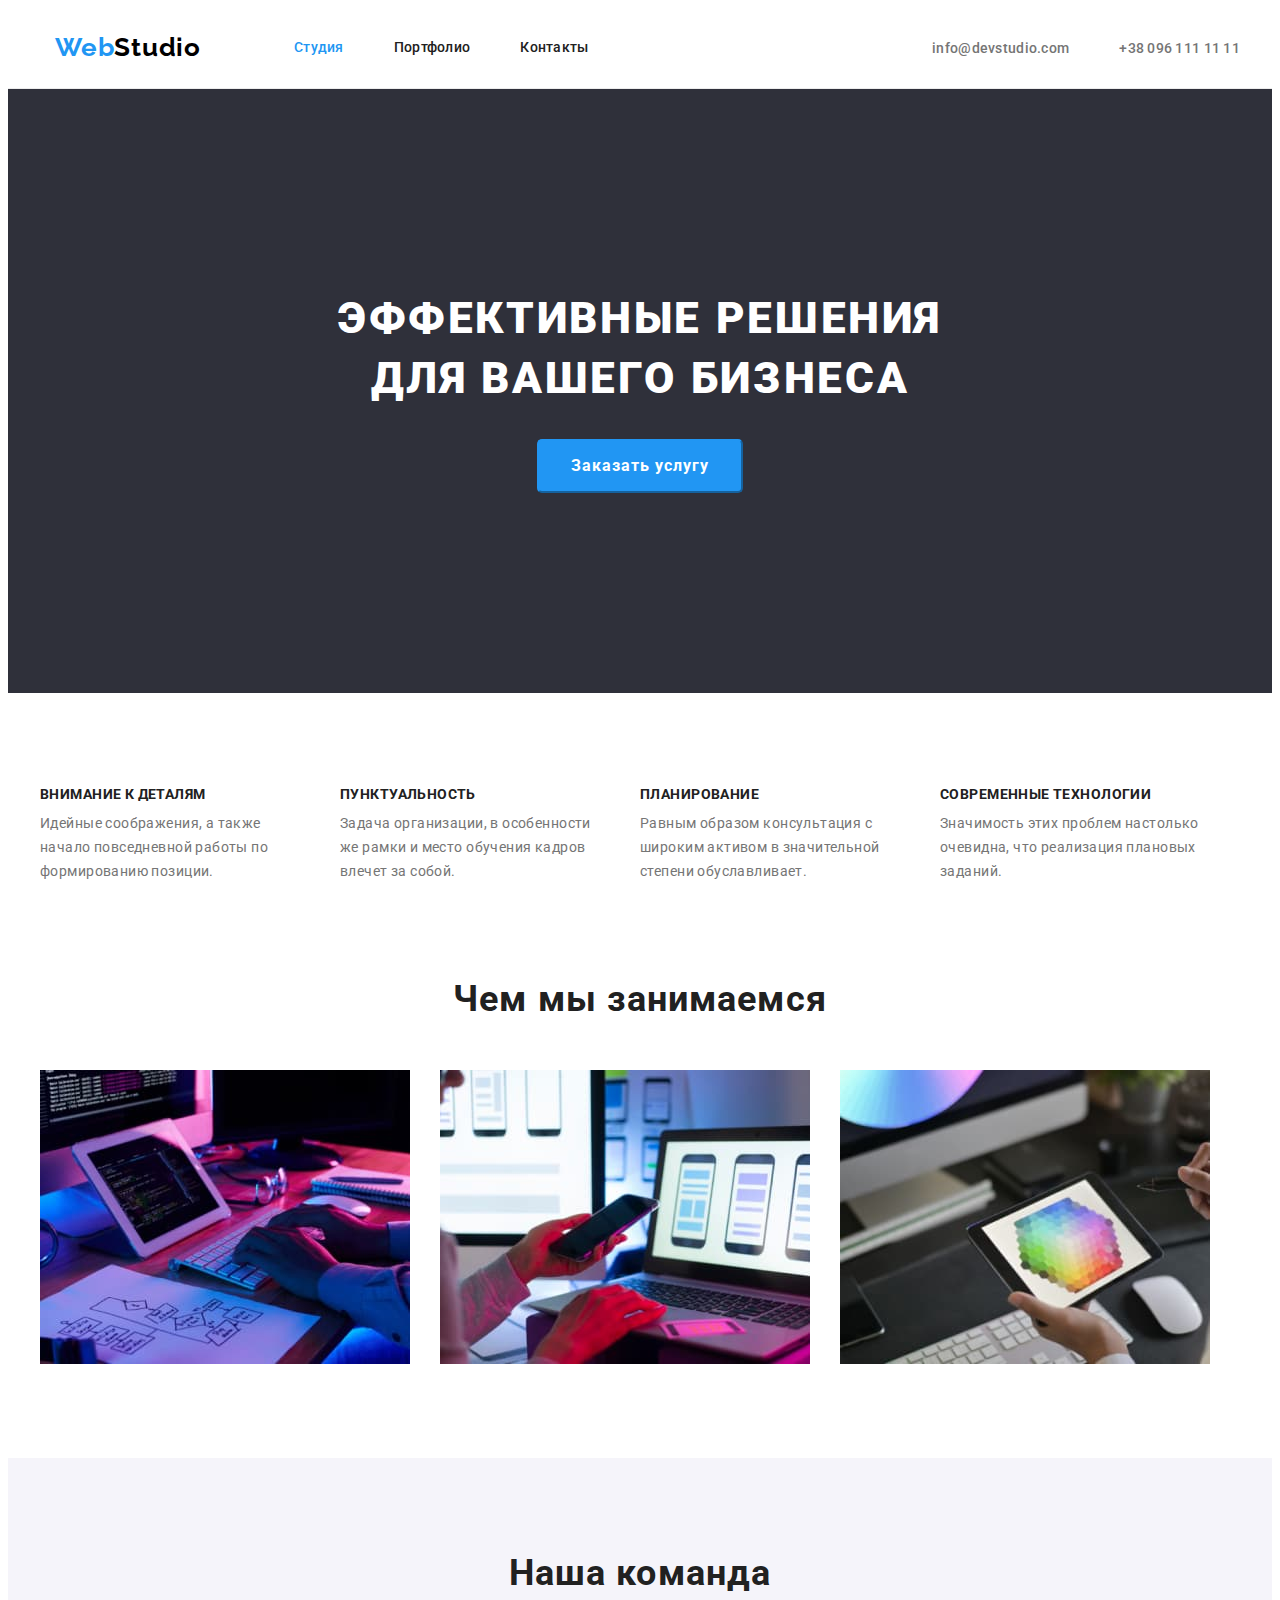
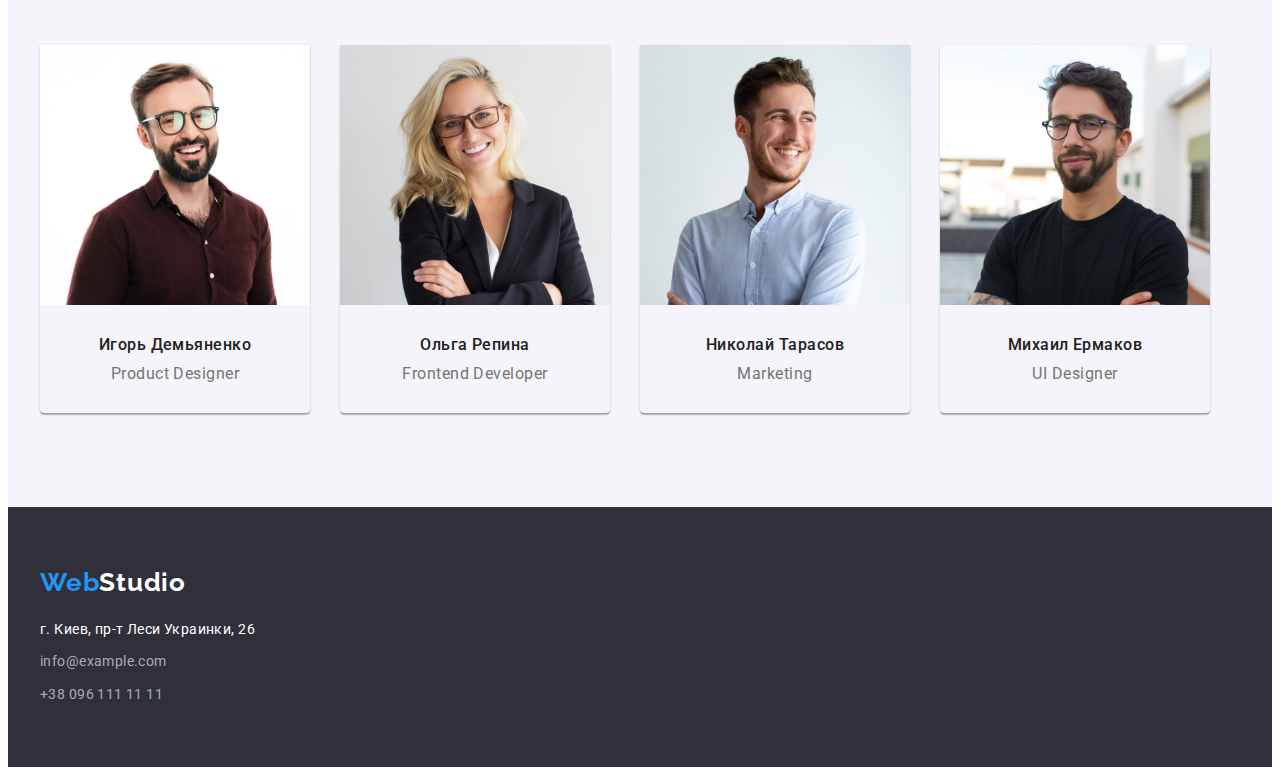
<file: index.html>
<!DOCTYPE html>
<html lang="ru">

<head>
    <meta charset="UTF-8">
    <meta http-equiv="X-UA-Compatible" content="IE=edge">
    <meta name="viewport" content="width=device-width, initial-scale=1.0">
    <title>Document</title>
    <link rel="preconnect" href="https://fonts.googleapis.com">
    <link rel="preconnect" href="https://fonts.gstatic.com" crossorigin>
    <link
        href="https://fonts.googleapis.com/css2?family=Raleway:wght@700&family=Roboto:wght@400;500;700;900&display=swap"
        rel="stylesheet">
    <link rel="stylesheet" href="https://cdnjs.cloudflare.com/ajax/libs/modern-normalize/1.1.0/modern-normalize.min.css"
        integrity="sha512-wpPYUAdjBVSE4KJnH1VR1HeZfpl1ub8YT/NKx4PuQ5NmX2tKuGu6U/JRp5y+Y8XG2tV+wKQpNHVUX03MfMFn9Q=="
        crossorigin="anonymous" referrerpolicy="no-referrer" />
    <link rel="stylesheet" href="./css/styles.css">

</head>

<body>

    <!-- Хедер -->

    <header class="header">
        <div class="container header-container">
            <nav class="header-navigation">
                <a href="./index.html" class="logo link">
                    Web<span class="logo-studio">Studio</span>
                </a>
                <ul class="header-list list link">
                    <li class="header-item"><a class="link nav-link current" href="">Студия</a></li>
                    <li class="header-item"><a class="link nav-link" href="./portfolio.html">Портфолио</a></li>
                    <li class="header-item"><a class="link nav-link" href="">Контакты</a></li>
                </ul>
            </nav>
            <ul class="list header-contacts">
                <li><a class="header-mail link" href="mailto:info@devstudio.com">info@devstudio.com</a></li>
                <li><a class="header-tel link" href="tel:+380961111111">+38 096 111 11 11</a></li>
            </ul>
        </div>


    </header>

    <!-- Герой -->


    <section class="hero-section">
        <div class="container hero-container">
            <h1 class="hero-title">Эффективные решения для вашего бизнеса</h1>
            <button class="hero-button" type="button">Заказать услугу</button>
        </div>
    </section>


    <!-- Наши преимущества -->

    <section class="benefits">
        <h2 class="benefits-title">Наши преимущества</h2>
        <div class="container benefiys-container">
            <ul class="list benefits-list">
                <li class="benefits-item">
                    <h3 class="benefits-item-title">Внимание к деталям</h3>
                    <p class="benefits-text">Идейные соображения, а также начало повседневной работы по формированию
                        позиции.</p>
                </li>
                <li class="benefits-item">
                    <h3 class="benefits-item-title">Пунктуальность</h3>
                    <p class="benefits-text">Задача организации, в особенности же рамки и место обучения кадров влечет
                        за
                        собой.</p>
                </li>
                <li class="benefits-item">
                    <h3 class="benefits-item-title">Планирование</h3>
                    <p class="benefits-text">Равным образом консультация с широким активом в значительной степени
                        обуславливает.</p>
                </li>
                <li class="benefits-item">
                    <h3 class="benefits-item-title">Современные технологии</h3>
                    <p class="benefits-text">Значимость этих проблем настолько очевидна, что реализация плановых
                        заданий.
                    </p>
                </li>
            </ul>
        </div>
    </section>

    <!-- Чем мы занимаемся -->

    <section class="activity">
        <div class="container activity-container">
            <h2 class="activity-title">Чем мы занимаемся</h2>
            <ul class="activity-list list">
                <li class="activity-item">
                    <img src="./images/img.jpg" width="370" alt="процесс написания кода">
                </li>
                <li class="activity-item">
                    <img src="./images/img1.jpg" width="370" alt="человек с телефоном и ноутбуком">
                </li>
                <li class="activity-item">
                    <img src="./images/img2.jpg" width="370" alt="выбор цвета на планшете">
                </li>
            </ul>
        </div>

    </section>

    <!-- Наша команда -->

    <section class="team">
        <div class="container team-container">
            <h2 class="team-title">Наша команда</h2>
            <ul class="team-list list">
                <li class="team-item">
                    <img src="./images/igor.jpg" width="270" alt="фото Игоря">
                    <h3 class="team-item-title">Игорь Демьяненко</h3>
                    <p class="team-item-text" lang="en">Product Designer</p>
                </li>
                <li class="team-item">
                    <img src="./images/olga.jpg" width="270" alt="фото Ольги">
                    <h3 class="team-item-title">Ольга Репина</h3>
                    <p class="team-item-text" lang="en">Frontend Developer</p>
                </li>
                <li class="team-item">
                    <img src="./images/nikolay.jpg" width="270" alt="фото Николая">
                    <h3 class="team-item-title">Николай Тарасов</h3>
                    <p class="team-item-text" lang="en">Marketing</p>
                </li>
                <li class="team-item">
                    <img src="./images/mikhail.jpg" width="270" alt="фото Михаила">
                    <h3 class="team-item-title">Михаил Ермаков</h3>
                    <p class="team-item-text" lang="en">UI Designer</p>
                </li>
            </ul>
        </div>
    </section>

    <!-- Футер -->

    <footer class="footer">
        <div class="container footer-container">
            <a href="./index.html" class="logo-link link">
                Web<span class="logo-studio-footer">Studio</span>
            </a>
            <address class="address">
                <ul class="address-list list">
                    <li class="address-item"><a class="address-link link" target="blank" rel=”noopener,noreferrer”
                            href="https://goo.gl/maps/S7HcoX5ZY1RL1NXY7">г. Киев,
                            пр-т Леси Украинки, 26</a>
                    </li>
                    <li class="footer-item"><a class="footer-contacts link"
                            href="mailto:info@example.com">info@example.com</a>
                    </li>
                    <li class="footer-item"><a class="footer-contacts link" href="tel:+380961111111">+38 096 111 11
                            11</a>
                    </li>
                </ul>
            </address>
        </div>
    </footer>


</body>

</html>
</file>
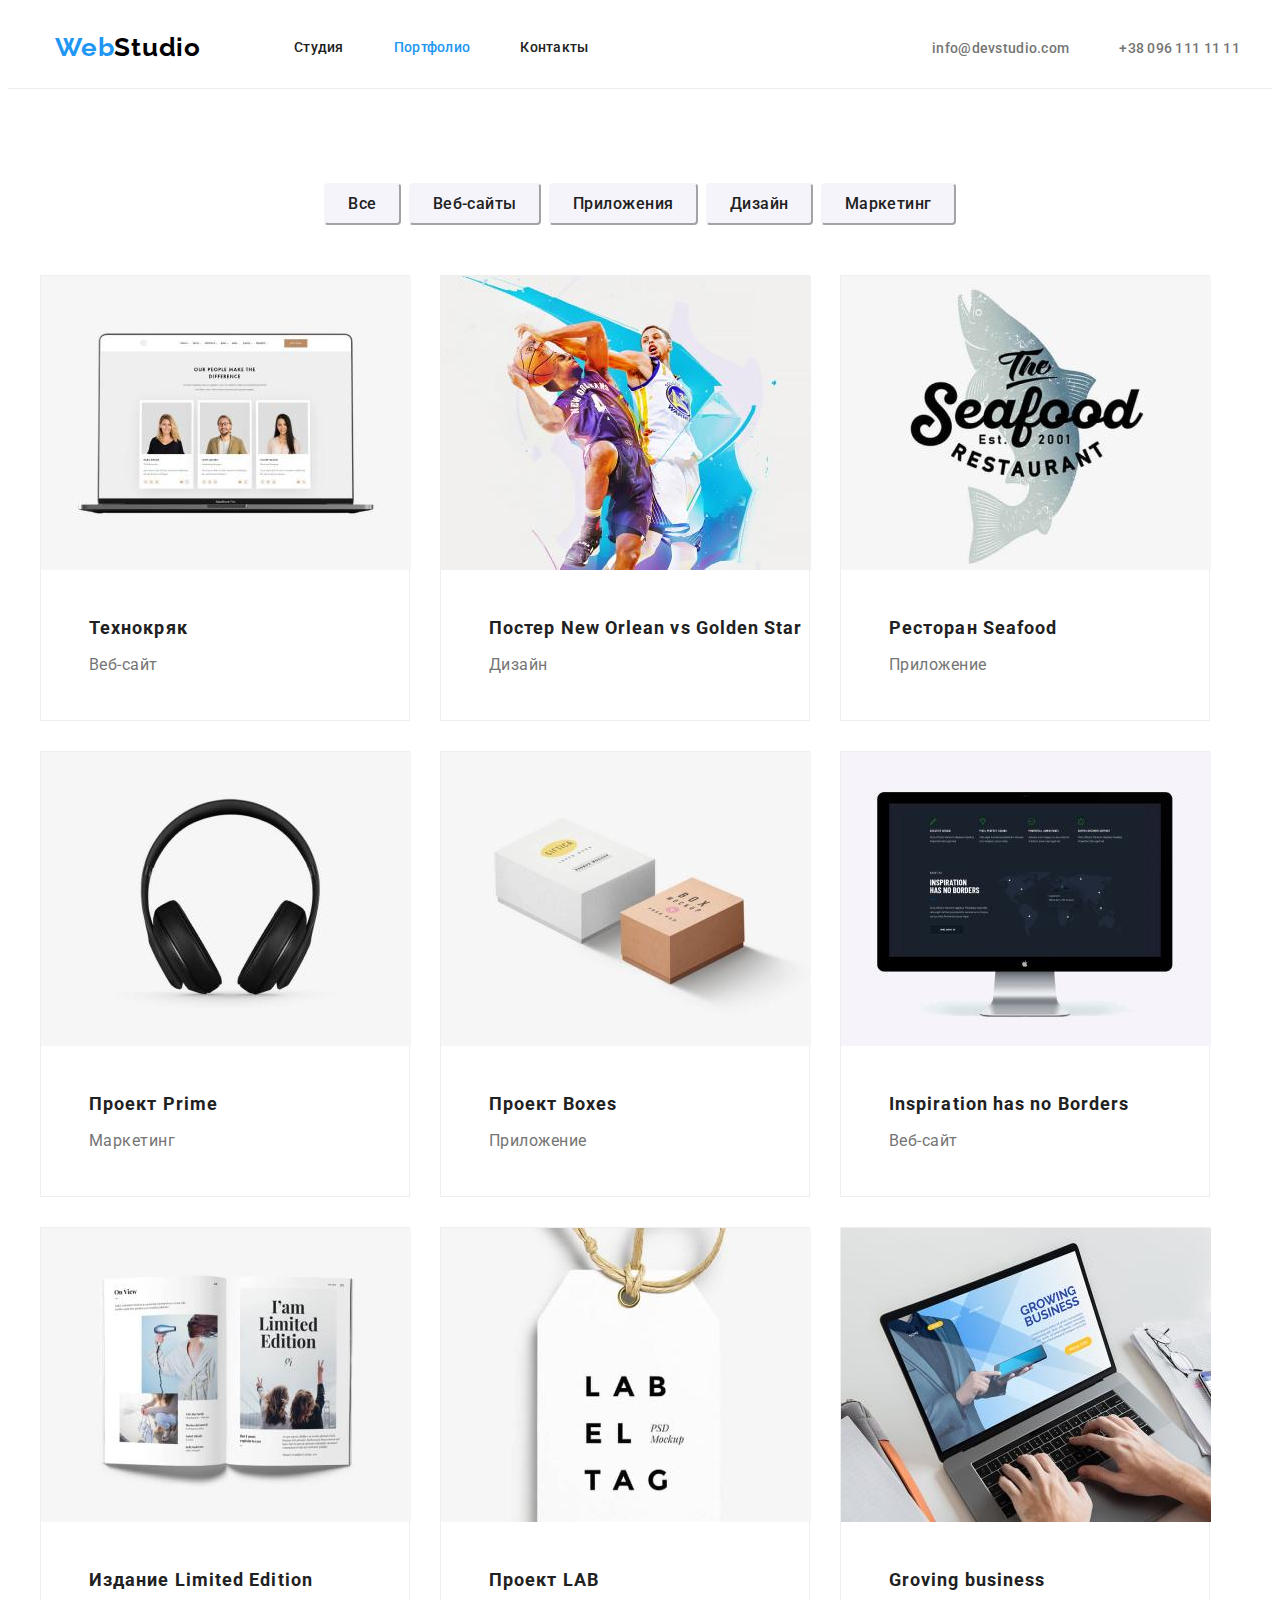
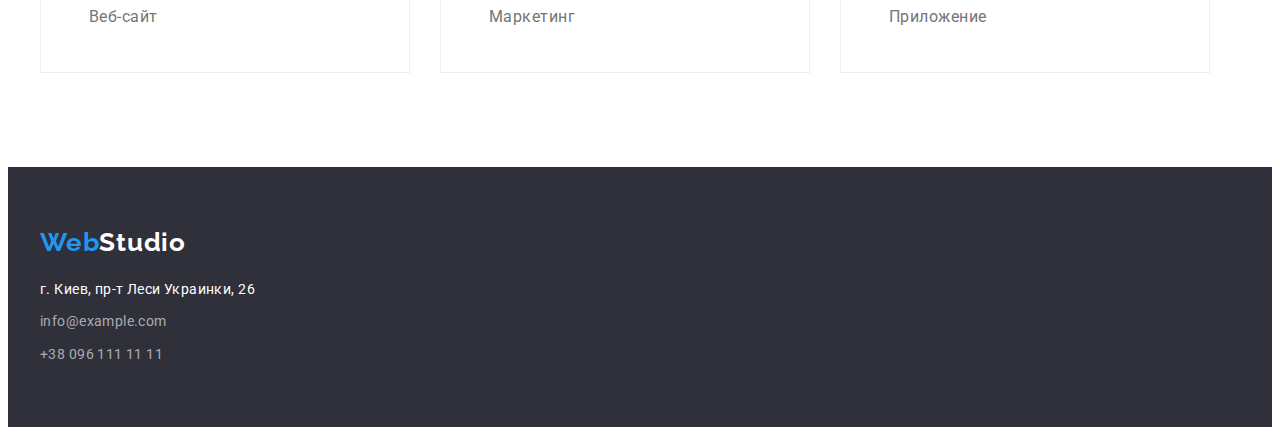
<file: portfolio.html>
<!DOCTYPE html>
<html lang="ru">

<head>
    <meta charset="UTF-8">
    <meta http-equiv="X-UA-Compatible" content="IE=edge">
    <meta name="viewport" content="width=device-width, initial-scale=1.0">
    <title>Document</title>
    <link rel="preconnect" href="https://fonts.googleapis.com">
    <link rel="preconnect" href="https://fonts.gstatic.com" crossorigin>
    <link
        href="https://fonts.googleapis.com/css2?family=Raleway:wght@700&family=Roboto:wght@400;500;700;900&display=swap"
        rel="stylesheet">
    <link rel="stylesheet" href="https://cdnjs.cloudflare.com/ajax/libs/modern-normalize/1.1.0/modern-normalize.min.css"
        integrity="sha512-wpPYUAdjBVSE4KJnH1VR1HeZfpl1ub8YT/NKx4PuQ5NmX2tKuGu6U/JRp5y+Y8XG2tV+wKQpNHVUX03MfMFn9Q=="
        crossorigin="anonymous" referrerpolicy="no-referrer" />
    <link rel="stylesheet" href="./css/styles.css">

</head>

<body>
    <header class="header">
        <div class="container header-container">
            <nav class="header-navigation">
                <a href="./index.html" class="logo link">
                    Web<span class="logo-studio">Studio</span>
                </a>
                <ul class="header-list list link">
                    <li class="header-item"><a class="link nav-link " href="">Студия</a></li>
                    <li class="header-item"><a class="link nav-link current" href="./portfolio.html">Портфолио</a></li>
                    <li class="header-item"><a class="link nav-link" href="">Контакты</a></li>
                </ul>
            </nav>
            <ul class="list header-contacts">
                <li><a class="header-mail link" href="mailto:info@devstudio.com">info@devstudio.com</a></li>
                <li><a class="header-tel link" href="tel:+380961111111">+38 096 111 11 11</a></li>
            </ul>
        </div>


    </header>

    <!-- Наши продукты -->

    <section class="filter-section">
        <div class="container">
            <ul class="filter-list list">
                <li class="filter-item"><button class="filter-button" type="button">Все</button></li>
                <li class="filter-item"><button class="filter-button" type="button">Веб-сайты</button></li>
                <li class="filter-item"><button class="filter-button" type="button">Приложения</button></li>
                <li class="filter-item"><button class="filter-button" type="button">Дизайн</button></li>
                <li class="filter-item"><button class="filter-button" type="button">Маркетинг</button></li>

            </ul>
            <h1 class="main-products-title">Наши продукты</h1>
            <ul class="port-products-list list">
                <li class="port-products-item">
                    <img src="./images/technokryack.jpg " width="370" height="294"
                        alt="Изображение открытого рабочего ноутбука">
                    <div class="products-container">
                        <h2 class=port-products-title>Технокряк</h2>
                        <p class=port-products-text>Веб-сайт</p>
                    </div>
                </li>
                <li class="port-products-item">
                    <img src="./images/new-orlean-vs-golden-star.jpg" width="370" height="294"
                        alt="два баскетболиста в борьбе">
                    <div class="products-container">
                        <h2 class=port-products-title>Постер New Orlean vs Golden Star</h2>
                        <p class=port-products-text>Дизайн</p>
                    </div>
                </li>
                <li class="port-products-item">
                    <img src="./images/seafood.jpg" width="370" height="294" alt="надпись на фоне лосося">
                    <div class="products-container">
                        <h2 class=port-products-title>Ресторан Seafood</h2>
                        <p class=port-products-text>Приложение</p>
                    </div>
                </li>
                <li class="port-products-item">
                    <img src="./images/prime.jpg" width="370" height="294" alt="фото больших наушников">
                    <div class="products-container">
                        <h2 class=port-products-title>Проект Prime</h2>
                        <p class=port-products-text>Маркетинг</p>
                    </div>
                </li>
                <li class="port-products-item">
                    <img src="./images/booxes.jpg" width="370" height="294" alt="две коробки с надписями">
                    <div class="products-container">
                        <h2 class=port-products-title>Проект Boxes</h2>
                        <p class=port-products-text>Приложение</p>
                    </div>
                </li>
                <li class="port-products-item">
                    <img src="./images/inspiration-has-no-borders.jpg" width="370" height="294"
                        alt="фото работающего монитора">
                    <div class="products-container">
                        <h2 class=port-products-title>Inspiration has no Borders</h2>
                        <p class=port-products-text>Веб-сайт</p>
                    </div>
                </li>
                <li class="port-products-item">
                    <img src="./images/limited-edition.jpg" width="370" height="294" alt="раскрытое издание журнала">
                    <div class="products-container">
                        <h2 class=port-products-title>Издание Limited Edition</h2>
                        <p class=port-products-text>Веб-сайт</p>
                    </div>
                </li>
                <li class="port-products-item">
                    <img src="./images/lab.jpg" width="370" height="294" alt="бирка с надписью">
                    <div class="products-container">
                        <h2 class=port-products-title>Проект LAB</h2>
                        <p class=port-products-text>Маркетинг</p>
                    </div>
                </li>
                <li class="port-products-item">
                    <img src="./images/groving-business.jpg" width="370" height="294"
                        alt="человек работает на ноутбуке">
                    <div class="products-container">
                        <h2 class=port-products-title>Groving business</h2>
                        <p class=port-products-text>Приложение</p>
                    </div>
                </li>
            </ul>
        </div>
    </section>

    <!-- Футер -->


    <footer class="footer">
        <div class="container footer-container">
            <a href="./index.html" class="logo-link link">
                Web<span class="logo-studio-footer">Studio</span>
            </a>
            <address class="address">
                <ul class="address-list list">
                    <li class="address-item"><a class="address-link link" target="blank" rel=”noopener,noreferrer”
                            href="https://goo.gl/maps/S7HcoX5ZY1RL1NXY7">г. Киев,
                            пр-т Леси Украинки, 26</a>
                    </li>
                    <li class="footer-item"><a class="footer-contacts link"
                            href="mailto:info@example.com">info@example.com</a>
                    </li>
                    <li class="footer-item"><a class="footer-contacts link" href="tel:+380961111111">+38 096 111 11
                            11</a>
                    </li>
                </ul>
            </address>
        </div>
    </footer>


</body>

</html>
</file>
<file: css/styles.css>
:root {
  --main-tittle-color: #ffffff;
  --second-tittle-color: #212121;
  --third-tittle-color: #212121;
  --main-text-color: #757575;
  --accent-color: #2196f3;
  --main-btn-color: #212121;
  --second-btn-color: #ffffff;
  --main-background-color: #ffffff;
  --second-background-color: #2f303a;
  --third-background-color: #f5f4fa;
  --contacts-color: #757575;
  --second-contacts-color: rgba(255, 255, 255, 0.6);
}

p,
h1,
h2,
h3,
h4,
h5,
h6 {
  margin: 0;
}
img {
  display: block;
  min-width: 100%;
  height: auto;
}

ul {
  margin: 0;
  padding: 0;
}

.container {
  width: 1200px;
  padding-left: 15px;
  padding-right: 15px;
  margin: 0 auto;
}

body {
  font-family: 'roboto', sans-serif;
}

.list {
  list-style: none;
}
.link {
  text-decoration: none;
}

.nav-link.current {
  color: var(--accent-color);
}

/* --------------Header-------------- */

.header {
  background-color: var(--main-background-color);
  display: flex;
  align-items: center;
  border-bottom: 1px solid #ececec;
}

.header-container {
  display: flex;
}
.header-navigation {
  display: flex;
  align-items: center;
}

.header-contacts {
  display: flex;
  margin-left: auto;
  align-items: center;
}

.header-list {
  display: flex;
  align-items: center;
  margin-left: 93px;
}
.header-item:not(:last-child) {
  margin-right: 50px;
}

.logo {
  font-family: Raleway;
  font-weight: 700;
  font-size: 26px;
  line-height: 1.19;
  letter-spacing: 0.03em;
  color: #2196f3;
  margin-left: 15px;
  padding-top: 24px;
  padding-bottom: 25px;
}

.logo-studio {
  color: #000000;
}
.nav-link {
  color: var(--second-tittle-color);
  font-weight: 500;
  font-size: 14px;
  line-height: 1.14;
  letter-spacing: 0.02em;
  padding-top: 32px;
  padding-bottom: 32px;
  display: block;
}
.nav-link:hover,
.nav-link:focus {
  color: var(--accent-color);
}
.header-mail {
  font-weight: 500;
  font-size: 14px;
  line-height: 1.14;
  letter-spacing: 0.02em;
  color: var(--contacts-color);
  margin-right: 50px;
}
.header-mail:hover,
.header-mail:focus {
  color: var(--accent-color);
}
.header-tel {
  font-weight: 500;
  font-size: 14px;
  line-height: 1.14;
  letter-spacing: 0.02em;
  color: var(--contacts-color);
}
.header-tel:hover,
.header-tel:focus {
  color: var(--accent-color);
}

/* --------------Hero-------------- */

.hero-section {
  background-color: var(--second-background-color);
  padding-top: 200px;
  padding-bottom: 200px;
}

.hero-container {
}

.hero-title {
  font-weight: 900;
  font-size: 44px;
  line-height: 1.36;
  text-align: center;
  letter-spacing: 0.06em;
  text-transform: uppercase;
  color: var(--main-tittle-color);
  max-width: 696px;
  margin: auto;
}

.hero-button {
  background-color: var(--accent-color);
  color: var(--second-btn-color);
  font-family: inherit;
  font-weight: 700;
  font-size: 16px;
  line-height: 1.87;
  display: flex;
  cursor: pointer;
  align-items: center;
  text-align: center;
  letter-spacing: 0.06em;
  display: block;
  padding: 10px 32px;
  margin: auto;
  margin-top: 30px;
  border-radius: 5px;
  flex-wrap: wrap;
  border-color: var(--accent-color);
}
.hero-button:hover,
.hero-button:focus {
  background-color: #f5f4fa;
  color: var(--main-btn-color);
}

/* --------------Benefits-------------- */
.benefits-title {
  border: 0;
  clip: rect(0 0 0 0);
  height: 1px;
  margin: -1px;
  overflow: hidden;
  padding: 0;
  position: absolute;
  width: 1px;
}
.benefits {
  padding-top: 94px;
}
.benefits-list {
  display: flex;
}

.benefits {
  background-color: var(--main-background-color);
}
.benefits-item:not(:last-child) {
  margin-right: 30px;
  max-width: 270px;
}
.benefits-item-title {
  font-weight: 700;
  font-size: 14px;
  line-height: 1.14;
  letter-spacing: 0.03em;
  text-transform: uppercase;
  color: var(--third-tittle-color);
}
.benefits-text {
  font-weight: normal;
  font-size: 14px;
  line-height: 1.71;
  letter-spacing: 0.03em;
  color: var(--main-text-color);
  margin-top: 10px;
}

/* --------------Activity-------------- */
.activity {
  background-color: var(--main-background-color);
  padding-top: 94px;
  padding-bottom: 94px;
}
.activity-list {
  display: flex;
  margin-top: 50px;
}
.activity-item:not(:last-child) {
  margin-right: 30px;
}

.activity-title {
  font-weight: 700;
  font-size: 36px;
  line-height: 1.17;
  text-align: center;
  letter-spacing: 0.03em;
  color: var(--second-tittle-color);
}

/* --------------Our team-------------- */

.team {
  background-color: var(--third-background-color);
  padding-top: 94px;
  padding-bottom: 94px;
}
.team-title {
  font-weight: 700;
  font-size: 36px;
  line-height: 1.17;
  text-align: center;
  letter-spacing: 0.03em;
  color: var(--second-tittle-color);
}

.team-list {
  margin-top: 50px;
  display: flex;
  flex-wrap: wrap;
}
.team-item {
  width: 270px;
  margin-right: 30px;
  box-shadow: 0px 1px 3px rgba(0, 0, 0, 0.12), 0px 1px 1px rgba(0, 0, 0, 0.14),
    0px 2px 1px rgba(0, 0, 0, 0.2);
  border-radius: 0px 0px 4px 4px;
}
.team-item:nth-child(4n) {
  margin-right: 0;
}

.team-item-title {
  font-weight: 500;
  font-size: 16px;
  line-height: 1.19;
  text-align: center;
  letter-spacing: 0.03em;
  color: var(--third-tittle-color);
  margin-top: 30px;
}

.team-item-text {
  font-size: 16px;
  line-height: 1.19;
  text-align: center;
  letter-spacing: 0.03em;
  color: var(--main-text-color);
  margin-top: 10px;
  margin-bottom: 30px;
}

/* --------------Footer-------------- */

.footer {
  background-color: var(--second-background-color);
  padding: 60px 0 60px 0px;
}
.footer-container {
}
.logo-link {
  font-family: Raleway;
  font-weight: 700;
  font-size: 26px;
  line-height: 1.19;
  letter-spacing: 0.03em;
  color: #2196f3;
  margin-top: 60px;
}

.logo-studio-footer {
  color: #ffffff;
}
.address-item {
  margin-top: 20px;
}
.address-link {
  font-style: normal;
  font-size: 14px;
  line-height: 1.71;
  letter-spacing: 0.03em;
  color: #ffffff;
}
.address-link:hover,
.address-link:focus {
  color: var(--accent-color);
}
.footer-item {
  margin-top: 9px;
}

.footer-contacts {
  font-style: normal;
  font-size: 14px;
  line-height: 1.71;
  letter-spacing: 0.03em;
  color: var(--second-contacts-color);
}

.footer-contacts:hover,
.footer-contacts:focus {
  color: var(--accent-color);
}

/* --------------Portfolio-------------- */

.filter-section {
  padding-top: 94px;
  padding-bottom: 94px;
}
.main-products-title {
  border: 0;
  clip: rect(0 0 0 0);
  height: 1px;
  margin: -1px;
  overflow: hidden;
  padding: 0;
  position: absolute;
  width: 1px;
}

.filter-button {
  font-family: inherit;
  font-style: normal;
  font-weight: 500;
  font-size: 16px;
  line-height: 1.62;
  cursor: pointer;
  text-align: center;
  letter-spacing: 0.03em;
  color: var(--main-btn-color);
  background: #f5f4fa;
  border-radius: 4px;
  border-color: #f5f4fa;
  padding: 6px 22px;
}
.filter-button:hover,
.filter-button:focus {
  background-color: var(--accent-color);
  color: var(--second-btn-color);
}
.filter-list {
  justify-content: center;
  display: flex;
}
.filter-item:not(:last-child) {
  margin-right: 8px;
}
.products-container {
  padding: 20px 24px;
  width: 1200px;
}
.port-products-list {
  display: flex;
  flex-wrap: wrap;
  margin-top: 50px;
  margin-bottom: -30px;
}

.port-products-title {
  font-weight: 700;
  font-size: 18px;
  line-height: 2;
  letter-spacing: 0.06em;
  color: var(--third-tittle-color);
  margin-top: 20px;
  margin-left: 24px;
}
.port-products-item {
  margin-right: 30px;
  border: 1px solid #eeeeee;
  box-sizing: border-box;
  margin-bottom: 30px;
  width: 370px;
}
.port-products-item {
}
.port-products-item:nth-child(3n) {
  margin-right: 0;
}

.port-products-text {
  font-weight: normal;
  font-size: 16px;
  line-height: 1.87;
  letter-spacing: 0.03em;
  color: var(--main-text-color);
  margin-top: 4px;
  margin-left: 24px;
  margin-bottom: 20px;
}
</file>
